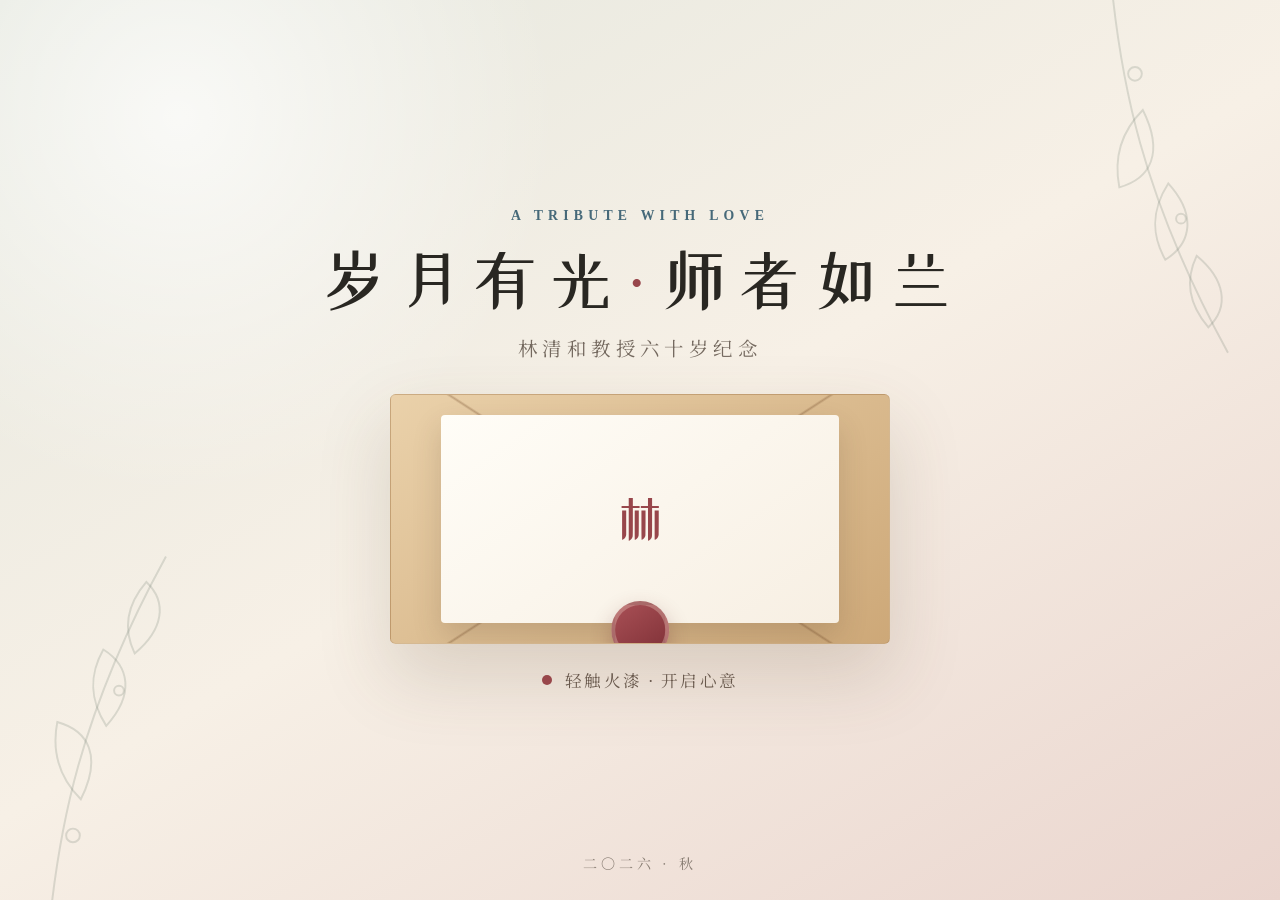
<file: stage.html>
<!doctype html>
<html lang="zh-CN">
<head>
  <meta charset="UTF-8" />
  <meta name="viewport" content="width=device-width, initial-scale=1, viewport-fit=cover" />
  <meta name="theme-color" content="#171814" />
  <meta name="description" content="林清和教授六十岁生日纪念相册宴会大屏版" />
  <title>岁月有光 · 师者如兰｜宴会大屏版</title>
  <link rel="preconnect" href="https://fonts.googleapis.com" />
  <link rel="preconnect" href="https://fonts.gstatic.com" crossorigin />
  <link href="https://fonts.googleapis.com/css2?family=Noto+Sans+SC:wght@300;400;500;600&family=Noto+Serif+SC:wght@400;500;600;700&family=ZCOOL+XiaoWei&display=swap" rel="stylesheet" />
  <link rel="stylesheet" href="./stage.css?v=11" />
</head>
<body>
  <main id="stageApp" class="stage-app" aria-live="polite">
    <div class="stage-grain" aria-hidden="true"></div>
    <div class="stage-glow stage-glow--one" aria-hidden="true"></div>
    <div class="stage-glow stage-glow--two" aria-hidden="true"></div>

    <section id="standby" class="standby">
      <svg class="standby__botanical standby__botanical--left" viewBox="0 0 170 410" aria-hidden="true">
        <path d="M22 420C32 300 55 183 143 22" />
        <path d="M56 270C34 248 26 222 32 191C64 200 78 226 56 270Z" />
        <path d="M82 195C64 167 65 142 79 117C106 134 111 163 82 195Z" />
        <path d="M111 121C98 94 105 69 123 48C145 69 140 97 111 121Z" />
        <circle cx="48" cy="307" r="7" /><circle cx="95" cy="159" r="5" />
      </svg>
      <svg class="standby__botanical standby__botanical--right" viewBox="0 0 170 410" aria-hidden="true">
        <path d="M148 420C138 300 115 183 27 22" />
        <path d="M114 270C136 248 144 222 138 191C106 200 92 226 114 270Z" />
        <path d="M88 195C106 167 105 142 91 117C64 134 59 163 88 195Z" />
        <path d="M59 121C72 94 65 69 47 48C25 69 30 97 59 121Z" />
        <circle cx="122" cy="307" r="7" /><circle cx="75" cy="159" r="5" />
      </svg>
      <header class="standby__copy">
        <p class="standby__eyebrow">A TRIBUTE WITH LOVE</p>
        <h1>岁月有光<span>·</span>师者如兰</h1>
        <p class="standby__subtitle">林清和教授六十岁纪念</p>
      </header>
      <button id="startShow" class="start-show" type="button" aria-label="轻触开启贺卡">
        <span class="stage-envelope" aria-hidden="true"><i>林</i><b></b></span>
      </button>
      <p class="standby__hint"><span></span>轻触火漆 · 开启心意</p>
      <p class="standby__edition">二〇二六 · 秋</p>
    </section>

    <section id="showScene" class="show-scene" aria-hidden="true">
      <header class="stage-header">
        <div>
          <p id="stageEyebrow">OPENING</p>
          <h2 id="stageChapter">岁月有光</h2>
        </div>
        <div class="stage-status">
          <span id="stageClock">00:00</span>
          <span id="stageIndex">01 / 01</span>
        </div>
      </header>

      <div id="sceneCanvas" class="scene-canvas"></div>

      <div class="stage-progress" aria-hidden="true"><span id="stageProgress"></span></div>
      <p id="stageNotice" class="stage-notice" role="status" aria-live="polite"></p>
    </section>

    <aside id="showControls" class="show-controls" aria-label="放映控制" hidden>
      <button id="previousScene" type="button" title="上一幕（←）" aria-label="上一幕">←</button>
      <button id="togglePlayback" class="show-controls__primary" type="button" title="暂停或继续（空格）" aria-label="暂停放映">Ⅱ</button>
      <button id="nextScene" type="button" title="下一幕（→）" aria-label="下一幕">→</button>
      <span></span>
      <button id="toggleMute" type="button" title="静音（M）" aria-label="静音">♪</button>
      <button id="toggleFullscreen" type="button" title="全屏（F）" aria-label="进入全屏">⛶</button>
      <button id="restartShow" type="button" title="重新开始（R）" aria-label="重新开始">↻</button>
    </aside>

    <div id="mediaGate" class="media-gate" hidden>
      <p>浏览器暂停了自动播放</p>
      <button id="resumeMedia" type="button">点击继续放映</button>
    </div>

    <audio id="stageBgm" src="./assets/audio/flowing-river.mp3" preload="auto" loop></audio>
    <video id="stageVideo" preload="metadata" playsinline></video>
  </main>

  <script src="./achievements-data.js"></script>
  <script src="./stage.js?v=14"></script>
</body>
</html>
</file>
<file: stage.css>
:root {
  color-scheme: dark;
  --paper: #f5edde;
  --paper-soft: #e9ddca;
  --ink: #25231f;
  --cream: #fffaf0;
  --wine: #98464b;
  --wine-deep: #64292d;
  --gold: #b99a68;
  --sage: #738978;
  --night: #171814;
  --night-soft: #24251f;
  --stage-bg: radial-gradient(circle at 14% 13%,rgba(255,255,255,.72),transparent 28%),linear-gradient(150deg,#e5e8df 0%,#f7f0e6 50%,#ead5ce 100%);
  --safe-x: clamp(4rem, 6vw, 9rem);
  --safe-y: clamp(2.8rem, 5vh, 5.5rem);
  font-family: "Noto Serif SC", "Songti SC", serif;
}
* { box-sizing: border-box; }
html, body { width: 100%; height: 100%; margin: 0; overflow: hidden; background: var(--paper); -webkit-text-size-adjust: 100%; text-size-adjust: 100%; }
button { font: inherit; }
button:focus-visible { outline: 3px solid #e4c389; outline-offset: 4px; }
[hidden] { display: none !important; }

.stage-app { position: relative; width: 100vw; height: 100vh; min-width: 960px; min-height: 540px; overflow: hidden; color: var(--ink); background: var(--stage-bg); }
.stage-grain { position: absolute; inset: 0; z-index: 1; opacity: .18; pointer-events: none; background-image: url("data:image/svg+xml,%3Csvg viewBox='0 0 180 180' xmlns='http://www.w3.org/2000/svg'%3E%3Cfilter id='n'%3E%3CfeTurbulence type='fractalNoise' baseFrequency='.85' numOctaves='3' stitchTiles='stitch'/%3E%3C/filter%3E%3Crect width='100%25' height='100%25' filter='url(%23n)' opacity='.14'/%3E%3C/svg%3E"); }
.stage-glow { position: absolute; z-index: 0; border-radius: 50%; filter: blur(8px); pointer-events: none; animation: drift 14s ease-in-out infinite alternate; }
.stage-glow--one { left: -8vw; top: 12vh; width: 34vw; height: 34vw; background: rgba(111,136,115,.09); }
.stage-glow--two { right: -6vw; bottom: -10vh; width: 30vw; height: 30vw; background: rgba(152,70,75,.1); animation-delay: -5s; }
@keyframes drift { to { transform: translate3d(3vw,-2vh,0) scale(1.08); } }

.standby { position: absolute; inset: 0; z-index: 10; display: flex; flex-direction: column; align-items: center; justify-content: center; padding: clamp(2.4rem,4vh,4.5rem) var(--safe-x); overflow: hidden; color: var(--ink); text-align: center; background: var(--stage-bg); transition: opacity .8s ease,transform .8s ease,visibility .8s; }
.stage-app.is-running .standby { opacity: 0; visibility: hidden; transform: scale(1.035); pointer-events: none; }
.standby__botanical { position: absolute; width: clamp(9rem,13vw,16rem); fill: none; stroke: rgba(108,125,108,.22); stroke-width: 2; }
.standby__botanical--left { left: 2vw; bottom: -4vh; }
.standby__botanical--right { right: 2vw; top: -3vh; transform: rotate(180deg); }
.standby__copy { position: relative; z-index: 2; }
.standby__eyebrow { margin: 0 0 1rem; color: #466979; font-family: Georgia,serif; font-size: clamp(.86rem,.96vw,1.18rem); font-weight: 600; letter-spacing: .38em; }
.standby h1 { margin: 0; color: #292722; font-family: "ZCOOL XiaoWei",serif; font-size: clamp(3.6rem,5.3vw,7rem); font-weight: 400; letter-spacing: .1em; line-height: 1.15; }
.standby h1 span { margin: 0 .1em; color: var(--wine); }
.standby__subtitle { margin: 1rem 0 0; color: #74695f; font-size: clamp(1.12rem,1.52vw,1.86rem); letter-spacing: .28em; }
.start-show { position: relative; z-index: 2; width: min(39vw,46rem); min-width: 30rem; margin-top: clamp(2rem,3.5vh,3.5rem); padding: 0; border: 0; color: inherit; background: transparent; cursor: pointer; transition: transform .3s ease,filter .3s ease; }
.start-show:hover { transform: translateY(-4px); filter: brightness(1.02); }
.stage-envelope { position: relative; width: 100%; aspect-ratio: 2 / 1; display: grid; place-items: center; border: 1px solid rgba(130,91,55,.2); border-radius: .35rem; background: linear-gradient(145deg,#ead1aa,#cda878); box-shadow: 0 2rem 4.5rem rgba(95,70,45,.18); overflow: hidden; }
.stage-envelope::before,.stage-envelope::after { content: ""; position: absolute; inset: 0; pointer-events: none; }
.stage-envelope::before { background: linear-gradient(33deg,transparent 49.6%,rgba(119,79,45,.35) 50%,transparent 50.4%),linear-gradient(-33deg,transparent 49.6%,rgba(119,79,45,.35) 50%,transparent 50.4%); }
.stage-envelope::after { inset: 8% 10%; border-radius: .25rem; background: linear-gradient(145deg,#fffdf7,#f7efe3); box-shadow: 0 .8rem 1.8rem rgba(80,58,39,.18); }
.stage-envelope i { position: relative; z-index: 2; color: var(--wine); font-family: "ZCOOL XiaoWei",serif; font-size: clamp(3rem,4vw,5.2rem); font-style: normal; }
.stage-envelope b { position: absolute; z-index: 3; left: 50%; bottom: -1rem; width: clamp(3.6rem,4.3vw,5rem); aspect-ratio: 1; display: grid; place-items: center; border: .3rem solid rgba(255,235,218,.28); border-radius: 50%; color: #fff8ee; background: linear-gradient(145deg,#a84f55,#7f3137); box-shadow: 0 .6rem 1.3rem rgba(104,43,47,.3); font-family: "ZCOOL XiaoWei",serif; font-size: clamp(1.35rem,1.65vw,2rem); font-weight: 400; transform: translateX(-50%); }
.standby__hint { position: relative; z-index: 2; display: flex; align-items: center; gap: .8rem; margin: clamp(1.5rem,2.7vh,2.4rem) 0 0; color: #69594d; font-size: clamp(1.04rem,1.2vw,1.42rem); letter-spacing: .13em; }
.standby__hint span { width: .65rem; aspect-ratio: 1; border: .22rem solid rgba(152,70,75,.17); border-radius: 50%; background: var(--wine); }
.standby__edition { position: absolute; z-index: 2; bottom: clamp(1.4rem,3vh,3rem); margin: 0; color: #887d73; font-size: clamp(.88rem,1.02vw,1.22rem); letter-spacing: .28em; }

.show-scene { position: absolute; inset: 0; z-index: 5; opacity: 0; visibility: hidden; transition: opacity .75s ease,visibility .75s; }
.stage-app.is-running .show-scene { opacity: 1; visibility: visible; }
.stage-header { position: absolute; z-index: 20; left: var(--safe-x); right: var(--safe-x); top: clamp(1.7rem,3vh,3.3rem); display: flex; align-items: flex-start; justify-content: space-between; pointer-events: none; }
.stage-header p,.stage-header h2 { margin: 0; }
.stage-header p { color: var(--wine); font-family: Georgia,serif; font-size: clamp(.7rem,.75vw,.98rem); letter-spacing: .34em; }
.stage-header h2 { margin-top: .38rem; color: var(--ink); font-family: "Songti SC","STSong","Source Han Serif SC","Noto Serif SC",serif; font-size: clamp(1.5rem,1.82vw,2.38rem); font-weight: 400; letter-spacing: .18em; }
.stage-status { display: flex; gap: 1.1rem; padding-top: .15rem; color: rgba(37,35,31,.58); font-family: Georgia,serif; font-size: clamp(.8rem,.86vw,1.08rem); letter-spacing: .12em; }
.scene-canvas { position: absolute; inset: 0; z-index: 5; }
.scene-enter { animation: scene-in .9s cubic-bezier(.22,1,.36,1) both; }
@keyframes scene-in { from { opacity: 0; transform: translateY(1.5vh) scale(.985); filter: blur(7px); } to { opacity: 1; transform: none; filter: none; } }
.stage-progress { position: absolute; z-index: 25; left: var(--safe-x); right: var(--safe-x); bottom: clamp(1.2rem,2.2vh,2.5rem); height: 2px; overflow: hidden; background: rgba(74,57,41,.16); }
.stage-progress span { display: block; width: 0; height: 100%; background: linear-gradient(90deg,#a85a5e,#d2b379); transition: width .2s linear; }
.stage-notice { position: absolute; z-index: 24; left: 50%; bottom: clamp(2rem,3.5vh,3.6rem); margin: 0; padding: .45rem .9rem; border-radius: 999px; opacity: 0; color: #fffaf0; background: rgba(100,41,45,.82); font-family: "Noto Sans SC",sans-serif; font-size: .84rem; transform: translateX(-50%); transition: opacity .3s ease; }
.stage-notice.is-visible { opacity: 1; }

.opening-scene { height: 100%; display: grid; grid-template-columns: 1.05fr .95fr; align-items: center; gap: 6vw; padding: 12vh var(--safe-x) 9vh; color: var(--ink); background: var(--stage-bg); }
.opening-scene__seal { position: relative; display: grid; place-items: center; }
.opening-scene__ring { width: min(34vw,31rem); aspect-ratio: 1; display: grid; place-items: center; border: 1px solid rgba(148,117,73,.28); border-radius: 50%; box-shadow: 0 0 0 2vw rgba(185,154,104,.045),0 0 100px rgba(119,91,55,.1); }
.opening-scene__ring span { width: 58%; aspect-ratio: 1; display: grid; place-items: center; border: 1px solid rgba(152,70,75,.42); border-radius: 50%; color: var(--wine); font-family: "ZCOOL XiaoWei",serif; font-size: clamp(5rem,8vw,10rem); }
.opening-scene__copy .kicker { color: #466979; font-family: Georgia,serif; font-size: clamp(.82rem,.96vw,1.18rem); letter-spacing: .38em; }
.opening-scene__copy h3 { margin: 1.2rem 0 1.6rem; color: #292722; font-family: "ZCOOL XiaoWei",serif; font-size: clamp(3rem,4.3vw,5.7rem); font-weight: 400; letter-spacing: .09em; }
.opening-scene__copy blockquote { margin: 0; color: #5f554c; font-size: clamp(1.3rem,1.62vw,2.02rem); line-height: 1.9; letter-spacing: .055em; }
.opening-scene__signature { margin-top: 2rem; color: var(--wine); font-size: clamp(1.08rem,1.3vw,1.58rem); letter-spacing: .22em; text-align: right; }

.chapter-scene { height: 100%; display: grid; place-items: center; padding: var(--safe-y) var(--safe-x); color: var(--ink); text-align: center; background: var(--stage-bg); }
.chapter-scene__number { position: absolute; font-family: Georgia,serif; font-size: clamp(15rem,28vw,35rem); color: rgba(152,70,75,.055); line-height: 1; }
.chapter-scene__content { position: relative; max-width: 72vw; }
.chapter-scene__content p:first-child { color: var(--wine); font-family: Georgia,serif; font-size: clamp(.86rem,1.02vw,1.3rem); letter-spacing: .5em; }
.chapter-scene__content h3 { margin: 1.4rem 0 1.2rem; color: var(--ink); font-family: "ZCOOL XiaoWei",serif; font-size: clamp(4rem,6vw,8rem); font-weight: 400; letter-spacing: .2em; }
.chapter-scene__content p:last-child { margin: 0; color: #665d54; font-size: clamp(1.24rem,1.68vw,2.02rem); line-height: 1.9; letter-spacing: .1em; }

.photo-scene { height: 100%; display: grid; grid-template-columns: minmax(0,1.62fr) minmax(20rem,.72fr); gap: clamp(2.2rem,4vw,6rem); align-items: center; padding: 11vh var(--safe-x) 9vh; color: var(--ink); background: var(--stage-bg); }
.photo-scene__visual { position: relative; height: min(69vh,46vw); display: grid; place-items: center; overflow: hidden; border: 1px solid rgba(117,88,61,.2); background: var(--paper-soft); box-shadow: 0 28px 80px rgba(89,67,46,.2); }
.photo-scene__visual::after { content: ""; position: absolute; inset: 0; pointer-events: none; box-shadow: inset 0 0 0 1px rgba(117,88,61,.08); }
.photo-scene__visual img { position: absolute; inset: 0; width: 100%; height: 100%; display: block; object-fit: contain; animation: kenburns 8s ease-out both; }
.photo-scene__visual.is-cover img { object-fit: cover; }
.photo-scene__visual.is-left img { object-position: left center; }
.photo-scene__visual.is-right img { object-position: right center; }
.photo-scene__visual.is-portrait-focus { background: var(--paper-soft); }
.photo-scene__visual.is-portrait-focus img { object-fit: contain !important; object-position: center center !important; animation: none; }
.photo-scene__visual.is-group-bottom img { object-fit: contain !important; object-position: center bottom !important; animation: none; }
@keyframes kenburns { from { transform: scale(1.025); } to { transform: scale(1); } }
.photo-scene__number { color: var(--wine); font-family: Georgia,serif; font-size: clamp(.9rem,1.02vw,1.18rem); letter-spacing: .25em; }
.photo-scene__copy h3 { margin: 1rem 0 1.1rem; color: var(--ink); font-family: "Songti SC","STSong","Source Han Serif SC","Noto Serif SC",serif; font-size: clamp(2.65rem,3.65vw,4.85rem); font-weight: 400; line-height: 1.24; letter-spacing: .08em; }
.photo-scene__meta { color: var(--wine-deep); font-size: clamp(1rem,1.18vw,1.42rem); line-height: 1.75; letter-spacing: .08em; }
.photo-scene__desc { margin-top: 1.45rem; color: #665d54; font-size: clamp(2.36rem,2.86vw,3.48rem); line-height: 1.85; text-align: justify; }
.photo-scene__credit { margin-top: 1.35rem; color: #83776b; font-family: "Noto Sans SC",sans-serif; font-size: clamp(.8rem,.92vw,1.08rem); letter-spacing: .08em; }

.words-scene { height: 100%; display: grid; grid-template-columns: .72fr 1.28fr; gap: 6vw; align-items: center; padding: 12vh var(--safe-x) 9vh; color: var(--ink); background: var(--stage-bg); }
.words-scene__heading p { color: var(--wine); font-family: Georgia,serif; font-size: clamp(.8rem,.96vw,1.14rem); letter-spacing: .36em; }
.words-scene__heading h3 { margin: 1.2rem 0; color: var(--ink); font-family: "ZCOOL XiaoWei",serif; font-size: clamp(3rem,4.5vw,6rem); font-weight: 400; line-height: 1.35; letter-spacing: .12em; }
.words-scene__heading small { color: #776c61; font-size: clamp(.96rem,1.14vw,1.34rem); letter-spacing: .12em; }
.keyword-wall { display: flex; flex-wrap: wrap; align-content: center; justify-content: center; gap: clamp(.7rem,1.2vw,1.4rem); }
.keyword-wall span { min-height: 2.2em; display: inline-flex; align-items: center; justify-content: center; padding: .6em 1em; border: 1px solid rgba(117,88,61,.2); border-radius: 999px; color: #5e564d; background: rgba(255,255,255,.38); font-size: clamp(1.12rem,1.5vw,1.9rem); font-weight: 400; line-height: 1; letter-spacing: .1em; text-align: center; text-indent: .1em; }
.keyword-wall span:nth-child(3n+1) { color: var(--wine-deep); border-color: rgba(152,70,75,.27); background: rgba(255,247,238,.52); }

.wish-scene { height: 100%; display: grid; place-items: center; padding: 10vh var(--safe-x) 6vh; color: var(--ink); background: var(--stage-bg); }
.wish-stage-card { position: relative; width: min(94vw,116rem); height: min(76vh,54rem); min-height: 54vh; display: flex; flex-direction: column; justify-content: center; padding: clamp(1.8rem,2.6vw,3.2rem); border: 0; overflow: hidden; background: transparent; box-shadow: none; color: var(--ink); }
.wish-stage-card--measure { position: fixed; left: -200vw; top: 0; visibility: hidden; pointer-events: none; }
.wish-stage-card::before { content: "“"; position: absolute; left: 3rem; top: .8rem; color: rgba(152,70,75,.12); font-family: Georgia,serif; font-size: clamp(7rem,10vw,13rem); line-height: 1; }
.wish-stage-card blockquote { position: relative; margin: 0; font-size: clamp(2.2rem,2.55vw,3rem); line-height: 1.48; letter-spacing: .035em; text-align: justify; white-space: pre-line; }
.wish-stage-card footer { margin-top: 1.8rem; padding-top: 1rem; border-top: 1px solid rgba(105,79,55,.16); color: var(--wine-deep); font-size: clamp(1.55rem,1.8vw,2.2rem); letter-spacing: .12em; text-align: right; }
.wish-stage-card footer small { margin-left: .8rem; color: #83776b; font-size: .75em; }

.story-stage { height: 100%; display: grid; grid-template-columns: .68fr 1.32fr; gap: 5vw; align-items: center; padding: 11vh var(--safe-x) 9vh; color: var(--ink); background: var(--stage-bg); }
.story-stage__title .tag { color: var(--wine); font-family: Georgia,serif; font-size: clamp(.85rem,.95vw,1.1rem); letter-spacing: .35em; }
.story-stage__title h3 { margin: 1.2rem 0; color: var(--ink); font-family: "Songti SC","STSong","Source Han Serif SC","Noto Serif SC",serif; font-size: clamp(2.15rem,3vw,4rem); font-weight: 400; line-height: 1.45; }
.story-stage__title p { color: var(--wine-deep); font-size: clamp(1.26rem,1.5vw,1.82rem); letter-spacing: .12em; }
.story-stage__body { position: relative; max-height: 68vh; padding: clamp(2rem,3vw,3.5rem); overflow-y: hidden; border-left: 1px solid rgba(117,88,61,.22); color: #5f574f; background: rgba(255,255,255,.18); font-family: "Songti SC","STSong","Source Han Serif SC","Noto Serif SC",serif; font-size: clamp(1.56rem,1.72vw,2.1rem); line-height: 1.7; letter-spacing: .025em; text-align: justify; white-space: pre-line; }
.story-stage__body::before { content: "“"; position: absolute; left: 1.2rem; top: -2rem; color: rgba(152,70,75,.12); font-family: Georgia,serif; font-size: 8rem; }

.video-stage { height: 100%; display: grid; grid-template-columns: minmax(0,1.45fr) minmax(22rem,.62fr); gap: clamp(2rem,4vw,5rem); align-items: center; padding: 10vh var(--safe-x) 8vh; color: var(--ink); background: var(--stage-bg); }
.video-stage__screen { --video-ratio: 1.7778; position: relative; width: min(100%,calc(72vh * var(--video-ratio))); aspect-ratio: var(--video-ratio); max-height: 72vh; justify-self: center; display: grid; place-items: center; overflow: hidden; border: 1px solid rgba(117,88,61,.2); background: var(--paper-soft); box-shadow: 0 30px 85px rgba(89,67,46,.2); }
.video-stage__screen.is-portrait { width: min(100%,calc(72vh * var(--video-ratio))); }
.video-stage__screen video { width: 100%; height: 100%; display: block; object-fit: contain; object-position: center; background: var(--paper-soft); }
.video-stage__badge { position: absolute; left: 1.2rem; top: 1.1rem; padding: .45rem .75rem; border: 1px solid rgba(100,41,45,.25); border-radius: 999px; color: #fffaf0; background: rgba(100,41,45,.82); font-family: Georgia,serif; font-size: .86rem; letter-spacing: .13em; }
.video-stage__copy .index { color: var(--wine); font-family: Georgia,serif; font-size: clamp(.86rem,.96vw,1.14rem); letter-spacing: .32em; }
.video-stage__copy h3 { margin: 1.1rem 0 .55rem; color: var(--ink); font-family: "Songti SC","STSong","Source Han Serif SC","Noto Serif SC",serif; font-size: clamp(3rem,4vw,5.4rem); font-weight: 400; letter-spacing: .1em; }
.video-stage__copy .identity { color: var(--wine-deep); font-size: clamp(1.12rem,1.3vw,1.52rem); letter-spacing: .09em; }
.video-stage__copy .caption { margin-top: 2rem; padding-top: 1.4rem; border-top: 1px solid rgba(105,79,55,.18); color: #665d54; font-size: clamp(1.18rem,1.42vw,1.7rem); line-height: 1.8; }
.video-stage__loading { position: absolute; color: #665d54; font-family: "Noto Sans SC",sans-serif; font-size: .96rem; letter-spacing: .12em; }

.achievement-stage { height: 100%; padding: 10vh var(--safe-x) 8vh; color: var(--ink); background: var(--stage-bg); }
.achievement-scroll { width: min(88vw,105rem); height: 76vh; margin: 0 auto; overflow: hidden; border: 1px solid rgba(185,154,104,.22); background: linear-gradient(155deg,rgba(250,243,229,.98),rgba(231,218,195,.96)); box-shadow: 0 35px 100px rgba(89,67,46,.2); color: var(--ink); }
.achievement-scroll__inner { padding: clamp(3rem,4vw,5rem) clamp(3.5rem,5vw,6.5rem) 8rem; }
.achievement-hero { display: grid; grid-template-columns: 1.1fr .9fr; gap: 4rem; align-items: end; padding-bottom: 3rem; border-bottom: 1px solid rgba(99,75,51,.18); }
.achievement-hero p { margin: 0; color: var(--wine); font-family: Georgia,serif; font-size: .92rem; letter-spacing: .28em; }
.achievement-hero h3 { margin: .7rem 0; font-family: "Songti SC","STSong","Source Han Serif SC","Noto Serif SC",serif; font-size: clamp(2.6rem,3.1vw,4rem); font-weight: 400; letter-spacing: .08em; white-space: nowrap; }
.achievement-hero .intro { color: #665d54; font-family: "Noto Sans SC",sans-serif; font-size: clamp(1.04rem,1.18vw,1.36rem); line-height: 1.8; }
.achievement-stats { display: grid; grid-template-columns: repeat(5,1fr); gap: 1rem; margin: 2.5rem 0 3.2rem; }
.achievement-stat { padding: 1.2rem .8rem; border: 1px solid rgba(117,88,61,.14); background: rgba(255,255,255,.35); text-align: center; }
.achievement-stat strong { display: block; color: var(--wine-deep); font-family: Georgia,serif; font-size: clamp(2rem,2.5vw,3rem); font-weight: 400; }
.achievement-stat span { display: block; margin-top: .35rem; color: #776c61; font-size: clamp(.8rem,.92vw,1.08rem); letter-spacing: .12em; }
.achievement-section { margin-top: 3rem; }
.achievement-section h4 { margin: 0 0 1.2rem; padding-bottom: .7rem; border-bottom: 1px solid rgba(117,88,61,.18); color: var(--wine-deep); font-family: "ZCOOL XiaoWei",serif; font-size: clamp(1.8rem,2.2vw,2.8rem); font-weight: 400; letter-spacing: .12em; }
.achievement-list { display: grid; gap: .75rem; }
.achievement-item { display: grid; grid-template-columns: 6.5rem 1fr; gap: 1rem; padding: .85rem 1rem; background: rgba(255,255,255,.32); font-family: "Noto Sans SC",sans-serif; font-size: clamp(.88rem,1.05vw,1.2rem); line-height: 1.58; }
.achievement-item time { color: var(--wine); font-family: Georgia,serif; }
.achievement-auto-tip { margin: 2rem 0 0; color: #83776b; font-family: "Noto Sans SC",sans-serif; font-size: .86rem; letter-spacing: .12em; text-align: center; }

.closing-scene { height: 100%; display: grid; place-items: center; padding: var(--safe-y) var(--safe-x); color: var(--ink); text-align: center; background: var(--stage-bg); }
.closing-scene__content { max-width: 70vw; }
.closing-scene__seal { width: clamp(6rem,7vw,9rem); aspect-ratio: 1; display: grid; place-items: center; margin: 0 auto 2rem; border: 1px solid rgba(152,70,75,.42); border-radius: 50%; color: var(--wine); font-family: "ZCOOL XiaoWei",serif; font-size: clamp(2.3rem,3vw,4rem); }
.closing-scene h3 { margin: 0; color: var(--ink); font-family: "ZCOOL XiaoWei",serif; font-size: clamp(4rem,6vw,8rem); font-weight: 400; letter-spacing: .14em; }
.closing-scene__wish { margin: 1.5rem 0 0; color: #665d54; font-size: clamp(1.4rem,1.82vw,2.22rem); line-height: 1.9; letter-spacing: .12em; }
.closing-scene__credits { margin-top: 3.5rem; color: #83776b; font-family: "Noto Sans SC",sans-serif; font-size: clamp(.82rem,.97vw,1.14rem); line-height: 1.8; letter-spacing: .08em; }
.closing-scene__credits strong { color: var(--wine-deep); font-weight: 400; }

.stage-app[data-scene="opening"] .stage-header h2,
.stage-app[data-scene="wish"] .stage-header h2,
.stage-app[data-scene="video"] .stage-header h2 { color: var(--ink); }
.stage-app[data-scene="opening"] .stage-header p,
.stage-app[data-scene="wish"] .stage-header p,
.stage-app[data-scene="video"] .stage-header p { color: var(--wine); }
.stage-app[data-scene="opening"] .stage-status,
.stage-app[data-scene="wish"] .stage-status,
.stage-app[data-scene="video"] .stage-status { color: rgba(37,35,31,.58); }
.stage-app[data-scene="opening"] .stage-progress,
.stage-app[data-scene="wish"] .stage-progress,
.stage-app[data-scene="video"] .stage-progress { background: rgba(74,57,41,.16); }
.stage-app[data-scene="opening"] .stage-notice,
.stage-app[data-scene="wish"] .stage-notice,
.stage-app[data-scene="video"] .stage-notice { color: #fffaf0; background: rgba(100,41,45,.82); }
.stage-app[data-scene="opening"] .show-controls,
.stage-app[data-scene="wish"] .show-controls,
.stage-app[data-scene="video"] .show-controls { border-color: rgba(100,41,45,.18); background: rgba(250,243,229,.9); box-shadow: 0 10px 35px rgba(89,67,46,.18); }
.stage-app[data-scene="opening"] .show-controls button,
.stage-app[data-scene="wish"] .show-controls button,
.stage-app[data-scene="video"] .show-controls button { color: var(--ink); }
.stage-app[data-scene="opening"] .show-controls button:hover,
.stage-app[data-scene="wish"] .show-controls button:hover,
.stage-app[data-scene="video"] .show-controls button:hover { background: rgba(100,41,45,.09); }
.stage-app[data-scene="opening"] .show-controls > span,
.stage-app[data-scene="wish"] .show-controls > span,
.stage-app[data-scene="video"] .show-controls > span { background: rgba(100,41,45,.2); }

.show-controls { position: fixed; z-index: 80; left: 50%; bottom: 2.2rem; display: flex; align-items: center; gap: .45rem; padding: .5rem; border: 1px solid rgba(100,41,45,.18); border-radius: 999px; opacity: .2; background: rgba(250,243,229,.9); box-shadow: 0 10px 35px rgba(89,67,46,.18); backdrop-filter: blur(14px); transform: translateX(-50%); transition: opacity .25s ease; }
.show-controls:hover,.show-controls.is-visible { opacity: 1; }
.show-controls button { width: 2.45rem; height: 2.45rem; display: grid; place-items: center; padding: 0; border: 0; border-radius: 50%; color: var(--ink); background: transparent; cursor: pointer; }
.show-controls button:hover { background: rgba(100,41,45,.09); }
.show-controls__primary { color: #fff !important; background: var(--wine) !important; }
.show-controls > span { width: 1px; height: 1.4rem; background: rgba(100,41,45,.2); }
.media-gate { position: fixed; inset: 0; z-index: 100; display: grid; place-content: center; gap: 1.2rem; color: var(--ink); background: rgba(245,237,222,.92); backdrop-filter: blur(12px); text-align: center; }
.media-gate p { margin: 0; font-size: 1.35rem; letter-spacing: .12em; }
.media-gate button { padding: .8rem 1.5rem; border: 1px solid rgba(100,41,45,.28); border-radius: 999px; color: #fff; background: var(--wine); cursor: pointer; }

@media (max-aspect-ratio: 4/3) {
  :root { --safe-x: 4vw; }
  .photo-scene,.video-stage { grid-template-columns: 1.4fr .72fr; gap: 2rem; }
  .photo-scene__visual { height: min(64vh,47vw); }
}
@media (prefers-reduced-motion: reduce) {
  *,*::before,*::after { animation-duration: .01ms !important; animation-iteration-count: 1 !important; scroll-behavior: auto !important; }
}
</file>
